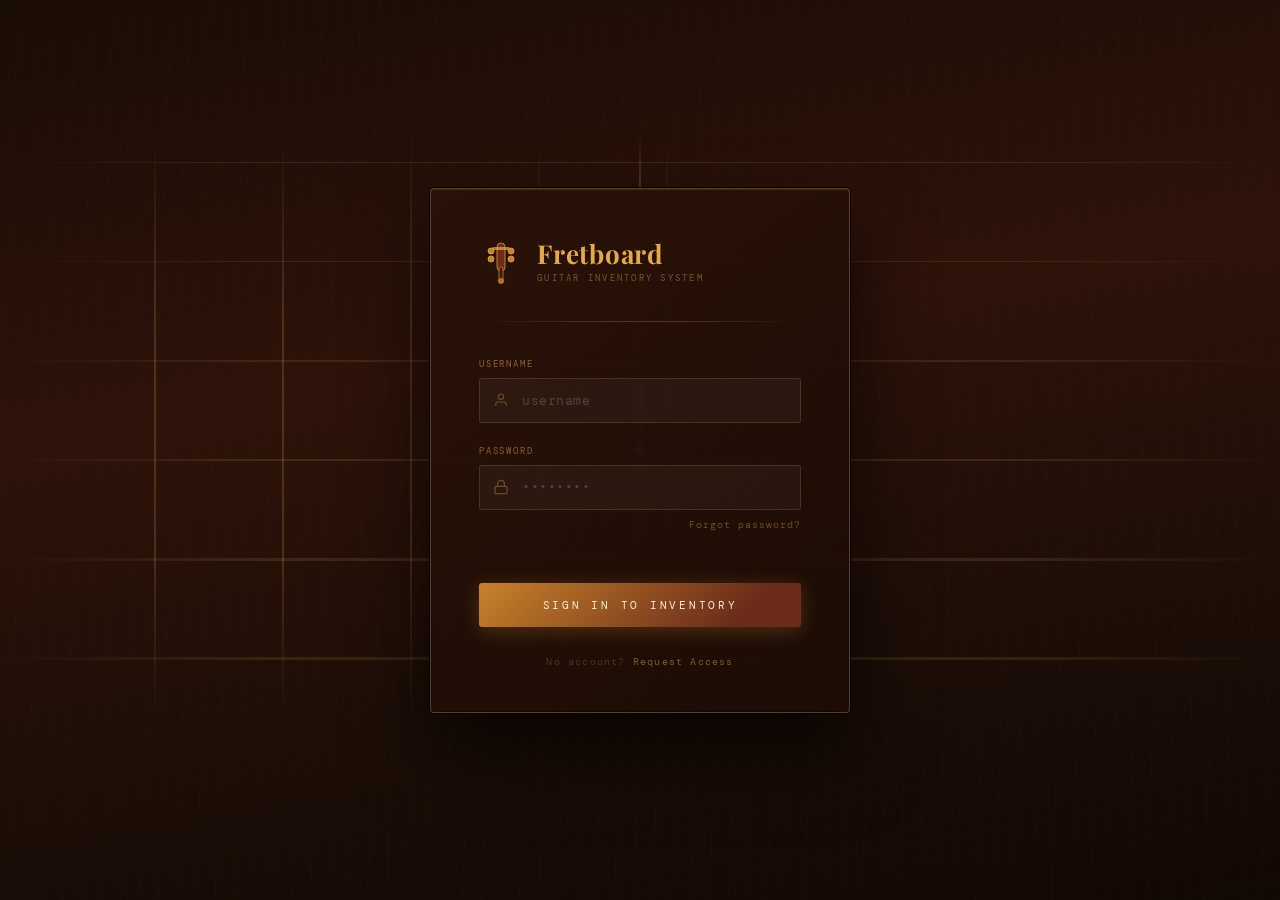
<file: index.html>
<!DOCTYPE html>
<html lang="en">
<head>
  <meta charset="UTF-8" />
  <meta name="viewport" content="width=device-width, initial-scale=1.0" />
  <title>Fretboard — Guitar Inventory</title>
  <link href="https://fonts.googleapis.com/css2?family=Playfair+Display:ital,wght@0,400;0,700;1,400&family=DM+Mono:wght@300;400;500&display=swap" rel="stylesheet" />
  <style>
    :root {
      --mahogany: #3b1a0e;
      --rosewood: #6b2d1a;
      --amber: #c8812a;
      --gold: #e4a94b;
      --cream: #f5eed8;
      --parchment: #ede0c4;
      --dark: #1a0c06;
      --string: rgba(228, 169, 75, 0.25);
    }

    *, *::before, *::after { box-sizing: border-box; margin: 0; padding: 0; }

    body {
      min-height: 100vh;
      background-color: var(--dark);
      font-family: 'DM Mono', monospace;
      display: flex;
      align-items: center;
      justify-content: center;
      overflow: hidden;
      position: relative;
    }

    /* ─── Wood grain background ─── */
    .bg {
      position: fixed;
      inset: 0;
      background:
        repeating-linear-gradient(
          92deg,
          transparent 0px, transparent 18px,
          rgba(90,40,10,0.08) 18px, rgba(90,40,10,0.08) 19px
        ),
        repeating-linear-gradient(
          88deg,
          transparent 0px, transparent 38px,
          rgba(60,20,5,0.06) 38px, rgba(60,20,5,0.06) 39px
        ),
        linear-gradient(170deg, #1a0c06 0%, #2e130a 40%, #1d0e07 70%, #120804 100%);
      z-index: 0;
    }

    /* ─── Guitar strings (horizontal) ─── */
    .strings {
      position: fixed;
      inset: 0;
      z-index: 1;
      pointer-events: none;
    }
    .string {
      position: absolute;
      left: 0; right: 0;
      height: 1px;
      background: linear-gradient(90deg, transparent 0%, var(--string) 20%, var(--string) 80%, transparent 100%);
      transform-origin: center;
    }
    .string:nth-child(1) { top: 18%; opacity: 0.6; }
    .string:nth-child(2) { top: 29%; opacity: 0.5; }
    .string:nth-child(3) { top: 40%; opacity: 0.5; height: 1.5px; }
    .string:nth-child(4) { top: 51%; opacity: 0.6; height: 2px; }
    .string:nth-child(5) { top: 62%; opacity: 0.55; height: 2.5px; }
    .string:nth-child(6) { top: 73%; opacity: 0.5; height: 3px; }

    /* ─── Fret markers ─── */
    .fret {
      position: fixed;
      top: 15%;
      bottom: 20%;
      width: 2px;
      background: linear-gradient(180deg, transparent, rgba(228,169,75,0.2) 30%, rgba(228,169,75,0.2) 70%, transparent);
      z-index: 1;
    }
    .fret:nth-child(7)  { left: 12%; }
    .fret:nth-child(8)  { left: 22%; }
    .fret:nth-child(9)  { left: 32%; }
    .fret:nth-child(10) { left: 42%; }
    .fret:nth-child(11) { left: 52%; }
    .fret:nth-child(12) { left: 62%; }
    .fret:nth-child(13) { left: 72%; }
    .fret:nth-child(14) { left: 82%; }
    .fret:nth-child(15) { left: 91%; }

    /* ─── Inlay dot ─── */
    .inlay {
      position: fixed;
      width: 10px; height: 10px;
      border-radius: 50%;
      background: radial-gradient(circle at 35% 35%, rgba(228,169,75,0.5), rgba(200,129,42,0.15));
      border: 1px solid rgba(228,169,75,0.2);
      z-index: 1;
    }
    .inlay:nth-child(16) { left: 36.5%; top: 44%; }
    .inlay:nth-child(17) { left: 56.5%; top: 44%; }
    .inlay:nth-child(18) { left: 66.5%; top: 38%; }
    .inlay:nth-child(19) { left: 66.5%; top: 50%; }

    /* ─── Card ─── */
    .card {
      position: relative;
      z-index: 10;
      width: 420px;
      background: linear-gradient(145deg, rgba(42,18,9,0.97), rgba(28,12,5,0.98));
      border: 1px solid rgba(228,169,75,0.3);
      border-radius: 4px;
      padding: 52px 48px 44px;
      box-shadow:
        0 0 0 1px rgba(0,0,0,0.8),
        0 40px 80px rgba(0,0,0,0.7),
        inset 0 1px 0 rgba(228,169,75,0.15),
        inset 0 -1px 0 rgba(0,0,0,0.4);
      animation: cardIn 0.8s cubic-bezier(0.16, 1, 0.3, 1) both;
    }

    @keyframes cardIn {
      from { opacity: 0; transform: translateY(24px) scale(0.97); }
      to   { opacity: 1; transform: translateY(0)    scale(1); }
    }

    /* ─── Header ─── */
    .logo-row {
      display: flex;
      align-items: center;
      gap: 14px;
      margin-bottom: 36px;
    }

    .logo-icon {
      width: 44px;
      height: 44px;
      flex-shrink: 0;
    }

    .brand {
      display: flex;
      flex-direction: column;
    }
    .brand-name {
      font-family: 'Playfair Display', serif;
      font-size: 26px;
      font-weight: 700;
      color: var(--gold);
      letter-spacing: 0.03em;
      line-height: 1;
    }
    .brand-sub {
      font-size: 9px;
      color: rgba(228,169,75,0.45);
      letter-spacing: 0.25em;
      text-transform: uppercase;
      margin-top: 5px;
    }

    /* ─── Divider ─── */
    .divider {
      height: 1px;
      background: linear-gradient(90deg, transparent, rgba(228,169,75,0.25) 40%, rgba(228,169,75,0.25) 60%, transparent);
      margin-bottom: 36px;
    }

    /* ─── Form ─── */
    .field {
      margin-bottom: 22px;
    }
    label {
      display: block;
      font-size: 9px;
      letter-spacing: 0.2em;
      text-transform: uppercase;
      color: rgba(228,169,75,0.55);
      margin-bottom: 8px;
    }
    .input-wrap {
      position: relative;
    }
    .input-wrap svg {
      position: absolute;
      left: 14px;
      top: 50%;
      transform: translateY(-50%);
      width: 16px;
      height: 16px;
      color: rgba(228,169,75,0.35);
      transition: color 0.2s;
    }
    input {
      width: 100%;
      padding: 13px 14px 13px 42px;
      background: rgba(255,255,255,0.04);
      border: 1px solid rgba(228,169,75,0.18);
      border-radius: 3px;
      color: var(--cream);
      font-family: 'DM Mono', monospace;
      font-size: 13px;
      outline: none;
      transition: border-color 0.2s, background 0.2s, box-shadow 0.2s;
      letter-spacing: 0.04em;
    }
    input::placeholder { color: rgba(245,238,216,0.2); }
    input:focus {
      border-color: rgba(228,169,75,0.5);
      background: rgba(255,255,255,0.07);
      box-shadow: 0 0 0 3px rgba(228,169,75,0.07);
    }
    input:focus + svg,
    .input-wrap:focus-within svg { color: rgba(228,169,75,0.7); }

    
    .input-wrap input { order: 0; }
    .input-wrap svg   { order: 1; }

    .forgot {
      display: block;
      text-align: right;
      font-size: 10px;
      letter-spacing: 0.1em;
      color: rgba(228,169,75,0.4);
      text-decoration: none;
      margin-top: 8px;
      transition: color 0.2s;
    }
    .forgot:hover { color: var(--gold); }

    /* ─── Button ─── */
    .btn {
      width: 100%;
      margin-top: 30px;
      padding: 15px;
      background: linear-gradient(135deg, var(--amber), var(--rosewood) 80%);
      border: none;
      border-radius: 3px;
      color: var(--cream);
      font-family: 'DM Mono', monospace;
      font-size: 11px;
      letter-spacing: 0.25em;
      text-transform: uppercase;
      cursor: pointer;
      position: relative;
      overflow: hidden;
      transition: opacity 0.2s, transform 0.15s;
      box-shadow: 0 4px 20px rgba(200,129,42,0.3);
    }
    .btn::before {
      content: '';
      position: absolute;
      inset: 0;
      background: linear-gradient(135deg, rgba(255,255,255,0.12), transparent);
      opacity: 0;
      transition: opacity 0.2s;
    }
    .btn:hover { opacity: 0.92; transform: translateY(-1px); }
    .btn:hover::before { opacity: 1; }
    .btn:active { transform: translateY(0); opacity: 1; }

    /* ─── Footer ─── */
    .card-footer {
      margin-top: 28px;
      text-align: center;
      font-size: 10px;
      letter-spacing: 0.12em;
      color: rgba(228,169,75,0.25);
    }
    .card-footer a {
      color: rgba(228,169,75,0.5);
      text-decoration: none;
      transition: color 0.2s;
    }
    .card-footer a:hover { color: var(--gold); }

    /* ─── String vibration on focus ─── */
    @keyframes vibrate {
      0%,100% { transform: scaleY(1); }
      20% { transform: scaleY(1.6); }
      40% { transform: scaleY(0.8); }
      60% { transform: scaleY(1.3); }
      80% { transform: scaleY(0.95); }
    }

    input:focus ~ .vibe-trigger ~ .strings .string:nth-child(3) {
      animation: vibrate 0.4s ease-out;
    }
  </style>
</head>
<body>

  <div class="bg"></div>

  <div class="strings">
    <div class="string"></div>
    <div class="string"></div>
    <div class="string"></div>
    <div class="string"></div>
    <div class="string"></div>
    <div class="string"></div>
  </div>

  <div class="fret"></div>
  <div class="fret"></div>
  <div class="fret"></div>
  <div class="fret"></div>
  <div class="fret"></div>
  <div class="fret"></div>
  <div class="fret"></div>
  <div class="fret"></div>
  <div class="fret"></div>

  <div class="inlay"></div>
  <div class="inlay"></div>
  <div class="inlay"></div>
  <div class="inlay"></div>

  <div class="card">

    <div class="logo-row">
      <!-- Guitar headstock SVG icon -->
      <svg class="logo-icon" viewBox="0 0 44 44" fill="none" xmlns="http://www.w3.org/2000/svg">
        <rect x="18" y="2" width="8" height="28" rx="4" fill="#6b2d1a" stroke="#c8812a" stroke-width="1"/>
        <rect x="20" y="26" width="4" height="16" rx="2" fill="#3b1a0e" stroke="#c8812a" stroke-width="0.8"/>
        <circle cx="22" cy="40" r="3" fill="#c8812a" opacity="0.8"/>
        <rect x="13" y="6" width="18" height="3" rx="1.5" fill="#e4a94b" opacity="0.7"/>
        <!-- Tuning pegs -->
        <circle cx="12" cy="10" r="3" fill="#c8812a" stroke="#e4a94b" stroke-width="0.8"/>
        <circle cx="32" cy="10" r="3" fill="#c8812a" stroke="#e4a94b" stroke-width="0.8"/>
        <circle cx="12" cy="18" r="3" fill="#c8812a" stroke="#e4a94b" stroke-width="0.8"/>
        <circle cx="32" cy="18" r="3" fill="#c8812a" stroke="#e4a94b" stroke-width="0.8"/>
      </svg>
      <div class="brand">
        <span class="brand-name">Fretboard</span>
        <span class="brand-sub">Guitar Inventory System</span>
      </div>
    </div>

    <div class="divider"></div>

    <form onsubmit="handleLogin(event)">
      <div class="field">
        <label for="username">Username</label>
        <div class="input-wrap">
          <input
            id="username"
            type="text"
            placeholder="username"
            autocomplete="username"
            required
          />
          <svg viewBox="0 0 24 24" fill="none" stroke="currentColor" stroke-width="1.8">
            <path d="M20 21v-2a4 4 0 0 0-4-4H8a4 4 0 0 0-4 4v2"/>
            <circle cx="12" cy="7" r="4"/>
          </svg>
        </div>
      </div>

      <div class="field">
        <label for="password">Password</label>
        <div class="input-wrap">
          <input
            id="password"
            type="password"
            placeholder="••••••••"
            autocomplete="current-password"
            required
          />
          <svg viewBox="0 0 24 24" fill="none" stroke="currentColor" stroke-width="1.8">
            <rect x="3" y="11" width="18" height="11" rx="2" ry="2"/>
            <path d="M7 11V7a5 5 0 0 1 10 0v4"/>
          </svg>
        </div>
        <a href="#" class="forgot">Forgot password?</a>
      </div>

      <button type="submit" class="btn">Sign In to Inventory</button>
    </form>

    <div class="card-footer">
      No account? <a href="#">Request Access</a>
    </div>

  </div>

  <script>
    function handleLogin(e) {
      e.preventDefault();
      const btn = e.target.querySelector('.btn');
      btn.textContent = 'Tuning in…';
      btn.style.opacity = '0.7';
      setTimeout(() => {
        btn.textContent = 'Sign In to Inventory';
        btn.style.opacity = '';
        alert('Login submitted! Connect to your backend to authenticate.');
      }, 1600);
    }

    // Subtle string shimmer on hover
    document.querySelectorAll('.string').forEach((s, i) => {
      s.addEventListener('mouseenter', () => {
        s.style.animation = 'none';
        requestAnimationFrame(() => {
          s.style.transition = 'opacity 0.3s';
          s.style.opacity = '0.9';
        });
      });
      s.addEventListener('mouseleave', () => {
        s.style.opacity = '';
      });
    });
  </script>
</body>
</html>
</file>
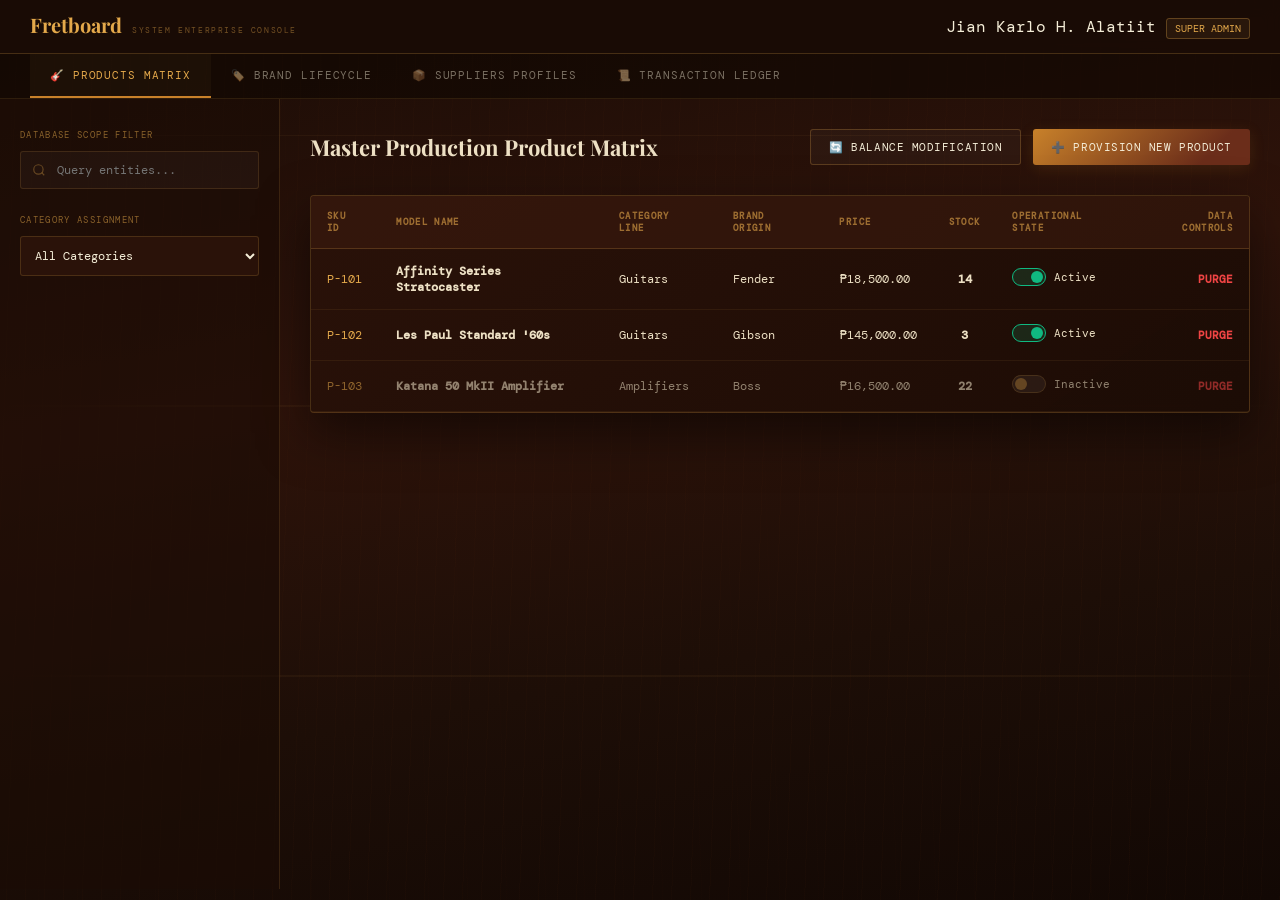
<file: main ui/dashboard.html>
<!DOCTYPE html>
<html lang="en">
<head>
  <meta charset="UTF-8" />
  <meta name="viewport" content="width=device-width, initial-scale=1.0" />
  <title>Fretboard — Enterprise Admin Console</title>
  <link href="https://fonts.googleapis.com/css2?family=Playfair+Display:ital,wght@0,400;0,700;1,400&family=DM+Mono:wght@300;400;500&display=swap" rel="stylesheet" />
  <style>
    :root {
      --mahogany: #3b1a0e;
      --rosewood: #6b2d1a;
      --amber: #c8812a;
      --gold: #e4a94b;
      --cream: #f5eed8;
      --parchment: #ede0c4;
      --dark: #1a0c06;
      --dark-card: linear-gradient(145deg, rgba(42,18,9,0.97), rgba(28,12,5,0.98));
      --string: rgba(228, 169, 75, 0.15);
      --danger: #ef4444;
      --success: #10b981;
    }

    *, *::before, *::after { box-sizing: border-box; margin: 0; padding: 0; }

    body {
      min-height: 100vh;
      background-color: var(--dark);
      font-family: 'DM Mono', monospace;
      color: var(--cream);
      overflow-x: hidden;
      display: flex;
      flex-direction: column;
    }

    /* ─── Fine Premium Wood Textured Backplane ─── */
    .bg {
      position: fixed;
      inset: 0;
      background:
        repeating-linear-gradient(92deg, transparent 0px, transparent 18px, rgba(90,40,10,0.05) 18px, rgba(90,40,10,0.05) 19px),
        repeating-linear-gradient(88deg, transparent 0px, transparent 38px, rgba(60,20,5,0.04) 38px, rgba(60,20,5,0.04) 39px),
        linear-gradient(170deg, #1a0c06 0%, #2e130a 40%, #1d0e07 70%, #120804 100%);
      z-index: -2;
    }

    .bg-strings { position: fixed; inset: 0; z-index: -1; pointer-events: none; opacity: 0.35; }
    .bg-string {
      position: absolute; left: 0; right: 0; height: 1px;
      background: linear-gradient(90deg, transparent 0%, var(--string) 15%, var(--string) 85%, transparent 100%);
    }
    .bg-string:nth-child(1) { top: 15%; }
    .bg-string:nth-child(2) { top: 45%; height: 1.5px; }
    .bg-string:nth-child(3) { top: 75%; height: 2px; }

    /* ─── Global System Layout Header ─── */
    .top-bar {
      background: rgba(26, 12, 6, 0.95);
      border-bottom: 1px solid rgba(228,169,75,0.22);
      padding: 15px 30px;
      display: flex;
      justify-content: space-between;
      align-items: center;
      position: sticky;
      top: 0;
      z-index: 50;
      backdrop-filter: blur(8px);
    }

    .logo-row { display: flex; align-items: center; gap: 12px; }
    .brand-name { font-family: 'Playfair Display', serif; font-size: 20px; font-weight: 700; color: var(--gold); line-height: 1; }
    .brand-sub { font-size: 8px; color: rgba(228,169,75,0.45); letter-spacing: 0.2em; text-transform: uppercase; margin-top: 3px; }

    .role-badge {
      background: rgba(228, 169, 75, 0.08); border: 1px solid rgba(228, 169, 75, 0.3);
      color: var(--gold); padding: 3px 8px; border-radius: 3px; font-size: 10px; text-transform: uppercase;
    }

    /* ─── Section Configuration Tabs ─── */
    .nav-tabs { display: flex; background: rgba(15, 7, 3, 0.6); border-bottom: 1px solid rgba(228,169,75,0.12); padding: 0 30px; }
    .tab-btn {
      padding: 14px 20px; background: none; border: none; border-bottom: 2px solid transparent;
      color: rgba(245,238,216,0.45); font-family: inherit; font-size: 11px; text-transform: uppercase;
      letter-spacing: 0.08em; cursor: pointer; transition: all 0.2s;
    }
    .tab-btn:hover { color: var(--gold); }
    .tab-btn.active { color: var(--gold); border-bottom-color: var(--amber); background: rgba(228,169,75,0.04); }

    /* ─── Structural Workspace Grid Splitter ─── */
    .workspace { display: grid; grid-template-columns: 280px 1fr; min-height: calc(100vh - 110px); }
    .sidebar { background: rgba(28, 12, 5, 0.6); border-right: 1px solid rgba(228,169,75,0.15); padding: 30px 20px; display: flex; flex-direction: column; gap: 25px; }
    .sidebar-section-title { font-size: 9px; letter-spacing: 0.15em; text-transform: uppercase; color: rgba(228,169,75,0.55); margin-bottom: 10px; display: block; }
    
    .search-wrap { position: relative; }
    .search-wrap svg { position: absolute; left: 12px; top: 50%; transform: translateY(-50%); width: 14px; height: 14px; color: rgba(228,169,75,0.35); }
    .search-input {
      width: 100%; padding: 10px 12px 10px 36px; background: rgba(255,255,255,0.03);
      border: 1px solid rgba(228,169,75,0.15); border-radius: 3px; color: var(--cream); font-family: inherit; font-size: 12px; outline: none;
    }

    .filter-select { width: 100%; padding: 10px; background: #2a1209; border: 1px solid rgba(228,169,75,0.18); border-radius: 3px; color: var(--cream); font-family: inherit; font-size: 12px; outline: none; }

    /* ─── Display Panels Core Viewports ─── */
    .content-canvas { padding: 30px; display: flex; flex-direction: column; gap: 30px; }
    .view-pane { display: none; flex-direction: column; gap: 30px; }
    .view-pane.active { display: flex; }

    .action-row { display: flex; justify-content: space-between; align-items: center; }
    .panel-title { font-family: 'Playfair Display', serif; font-size: 22px; color: var(--parchment); }
    .btn-group { display: flex; gap: 12px; }
    
    .btn {
      padding: 10px 18px; background: linear-gradient(135deg, var(--amber), var(--rosewood) 80%);
      border: none; border-radius: 3px; color: var(--cream); font-family: inherit; font-size: 11px;
      letter-spacing: 0.05em; text-transform: uppercase; cursor: pointer; box-shadow: 0 4px 15px rgba(200,129,42,0.15);
    }
    .btn-secondary { background: rgba(255,255,255,0.03); border: 1px solid rgba(228,169,75,0.25); box-shadow: none; }
    .btn-danger-link { background: none; border: none; color: var(--danger); font-family: inherit; font-size: 11px; cursor: pointer; text-transform: uppercase; font-weight: bold; }
    .btn-danger-link:hover { text-decoration: underline; }

    /* ─── Structural Core Table Frameworks ─── */
    .table-container { background: var(--dark-card); border: 1px solid rgba(228,169,75,0.22); border-radius: 4px; overflow: hidden; box-shadow: 0 20px 50px rgba(0,0,0,0.5); }
    table { width: 100%; border-collapse: collapse; text-align: left; font-size: 12px; }
    th { background: rgba(59, 26, 14, 0.6); padding: 14px 16px; font-size: 9px; letter-spacing: 0.15em; text-transform: uppercase; color: rgba(228,169,75,0.6); border-bottom: 1px solid rgba(228,169,75,0.2); }
    td { padding: 14px 16px; border-bottom: 1px solid rgba(228,169,75,0.08); color: var(--parchment); vertical-align: middle; }
    tr:hover td { background: rgba(228,169,75,0.02); }

    /* ─── Active Architectural Toggle Switches ─── */
    .switch-label { display: inline-flex; align-items: center; gap: 8px; cursor: pointer; font-size: 11px; user-select: none; }
    .switch-box { position: relative; width: 34px; height: 18px; background: rgba(255,255,255,0.1); border-radius: 9px; border: 1px solid rgba(228,169,75,0.3); transition: background 0.2s; }
    .switch-box::after { content: ''; position: absolute; top: 2px; left: 2px; width: 12px; height: 12px; background: rgba(228,169,75,0.6); border-radius: 50%; transition: transform 0.2s, background 0.2s; }
    input[type="checkbox"] { display: none; }
    input[type="checkbox"]:checked + .switch-box { background: rgba(16, 185, 129, 0.15); border-color: var(--success); }
    input[type="checkbox"]:checked + .switch-box::after { transform: translateX(16px); background: var(--success); }

    .badge-status { padding: 2px 6px; border-radius: 2px; font-size: 10px; text-transform: uppercase; font-weight: 500; }
    .status-instock { background: rgba(16, 185, 129, 0.12); color: var(--success); }
    .status-disabled { background: rgba(255,255,255,0.05); color: rgba(245,238,216,0.35); border: 1px dashed rgba(255,255,255,0.1); }
    .tx-in { color: var(--success); font-weight: bold; }
    .tx-out { color: var(--danger); font-weight: bold; }

    /* ─── Management Modals Base ─── */
    .modal-overlay { position: fixed; inset: 0; background: rgba(10, 5, 3, 0.85); backdrop-filter: blur(4px); z-index: 100; display: flex; align-items: center; justify-content: center; opacity: 0; pointer-events: none; transition: opacity 0.25s ease; }
    .modal-overlay.active { opacity: 1; pointer-events: auto; }
    .modal-card { width: 460px; background: linear-gradient(145deg, rgba(42,18,9,0.99), rgba(28,12,5,0.99)); border: 1px solid rgba(228,169,75,0.35); border-radius: 4px; padding: 40px; }
    .modal-header { font-family: 'Playfair Display', serif; font-size: 22px; color: var(--gold); margin-bottom: 25px; display: flex; justify-content: space-between; align-items: center; }
    .modal-close { background: none; border: none; color: rgba(228,169,75,0.5); font-size: 20px; cursor: pointer; }
    
    .form-grid { display: grid; grid-template-columns: 1fr 1fr; gap: 15px; }
    .form-field { margin-bottom: 18px; }
    .form-field.full { grid-column: span 2; }
    .form-field label { display: block; font-size: 9px; letter-spacing: 0.1em; text-transform: uppercase; color: rgba(228,169,75,0.55); margin-bottom: 6px; }
    .form-field input, .form-field select {
      width: 100%; padding: 11px; background: rgba(255,255,255,0.04); border: 1px solid rgba(228,169,75,0.18); border-radius: 3px; color: var(--cream); font-family: inherit; font-size: 13px; outline: none;
    }
  </style>
</head>
<body>

  <div class="bg"></div>
  <div class="bg-strings"><div class="bg-string"></div><div class="bg-string"></div><div class="bg-string"></div></div>

  <header class="top-bar">
    <div class="logo-row">
      <div class="brand">
        <span class="brand-name">Fretboard</span>
        <span class="brand-sub">System Enterprise Console</span>
      </div>
    </div>
    <div class="user-profile">
      <span>Jian Karlo H. Alatiit</span>
      <span class="role-badge">Super Admin</span>
    </div>
  </header>

  <nav class="nav-tabs">
    <button class="tab-btn active" onclick="switchView('products')">🎸 Products Matrix</button>
    <button class="tab-btn" onclick="switchView('brands')">🏷️ Brand Lifecycle</button>
    <button class="tab-btn" onclick="switchView('suppliers')">📦 Suppliers Profiles</button>
    <button class="tab-btn" onclick="switchView('history')">📜 Transaction Ledger</button>
  </nav>

  <div class="workspace">
    <aside class="sidebar">
      <div>
        <span class="sidebar-section-title">Database Scope Filter</span>
        <div class="search-wrap">
          <svg viewBox="0 0 24 24" fill="none" stroke="currentColor" stroke-width="2"><circle cx="11" cy="11" r="8"></circle><line x1="21" y1="21" x2="16.65" y2="16.65"></line></svg>
          <input type="text" id="globalSearch" class="search-input" placeholder="Query entities..." oninput="executeGlobalFilters()">
        </div>
      </div>
      <div>
        <span class="sidebar-section-title">Category Assignment</span>
        <select id="categorySelect" class="filter-select" onchange="executeGlobalFilters()">
          <option value="ALL">All Categories</option>
          <option value="Guitars">Guitars</option>
          <option value="Amplifiers">Amplifiers</option>
          <option value="Pedals">Pedals</option>
        </select>
      </div>
    </aside>

    <main class="content-canvas">
      
      <div id="pane-products" class="view-pane active">
        <section class="action-row">
          <h2 class="panel-title">Master Production Product Matrix</h2>
          <div class="btn-group">
            <button class="btn btn-secondary" onclick="toggleModal('adjustmentModal', true)">🔄 Balance Modification</button>
            <button class="btn" onclick="toggleModal('productModal', true)">➕ Provision New Product</button>
          </div>
        </section>
        <section class="table-container">
          <table>
            <thead>
              <tr><th>SKU ID</th><th>Model Name</th><th>Category Line</th><th>Brand Origin</th><th>Price</th><th>Stock</th><th>Operational State</th><th style="text-align:right;">Data Controls</th></tr>
            </thead>
            <tbody id="table-products"></tbody>
          </table>
        </section>
      </div>

      <div id="pane-brands" class="view-pane">
        <section class="action-row">
          <h2 class="panel-title">Brand Manufacturer Configuration Directory</h2>
          <button class="btn" onclick="toggleModal('brandModal', true)">➕ Provision Manufacturer Brand</button>
        </section>
        <section class="table-container">
          <table>
            <thead>
              <tr><th>Brand ID</th><th>Brand Designation</th><th>Equipment Type Specialty</th><th>Global Active Scope</th><th style="text-align:right;">Data Controls</th></tr>
            </thead>
            <tbody id="table-brands"></tbody>
          </table>
        </section>
      </div>

      <div id="pane-suppliers" class="view-pane">
        <section class="action-row">
          <h2 class="panel-title">Registered Business Wholesale Entities</h2>
          <button class="btn" onclick="toggleModal('supplierModal', true)">➕ Authorize Supplier Node</button>
        </section>
        <section class="table-container">
          <table>
            <thead>
              <tr><th>Supplier ID</th><th>Company Legal Entity</th><th>Contact Phone</th><th>Corporate Email</th><th style="text-align:right;">Data Controls</th></tr>
            </thead>
            <tbody id="table-suppliers"></tbody>
          </table>
        </section>
      </div>

      <div id="pane-history" class="view-pane">
        <section class="action-row">
          <h2 class="panel-title">System Transaction History Log</h2>
          <div style="display:flex; align-items:center; gap:10px;">
            <span style="font-size:11px; color:rgba(228,169,75,0.6)">Filter Ledger State:</span>
            <select id="txFilter" class="filter-select" style="width:180px;" onchange="renderHistoryRegistry()">
              <option value="ALL">Show All Ledger Entries</option>
              <option value="IN">Isolate Inbound (STOCK-IN)</option>
              <option value="OUT">Isolate Outbound (STOCK-OUT)</option>
            </select>
          </div>
        </section>
        <section class="table-container">
          <table>
            <thead>
              <tr><th>Log-ID</th><th>Target Product</th><th>Authorized User</th><th>Associated Supplier</th><th>Ledger State Direction</th><th>Unit Delta</th><th>Timestamp Logged</th></tr>
            </thead>
            <tbody id="table-history"></tbody>
          </table>
        </section>
      </div>

    </main>
  </div>

  <div id="productModal" class="modal-overlay">
    <div class="modal-card">
      <div class="modal-header"><h3>Catalog New Product Specification</h3><button class="modal-close" onclick="toggleModal('productModal', false)">&times;</button></div>
      <form onsubmit="createNewProduct(event)">
        <div class="form-grid">
          <div class="form-field full"><label>Model Name</label><input type="text" id="p-name" required></div>
          <div class="form-field"><label>Category Line</label><select id="p-cat"><option value="Guitars">Guitars</option><option value="Amplifiers">Amplifiers</option><option value="Pedals">Pedals</option></select></div>
          <div class="form-field"><label>Brand Origin</label><select id="p-brand-select"></select></div>
          <div class="form-field"><label>Retail Price (₱)</label><input type="number" id="p-price" min="0" step="0.01" required></div>
          <div class="form-field"><label>Initial Balance Stock</label><input type="number" id="p-qty" min="0" required></div>
          <div class="form-field full"><label>Fulfillment Grid Location</label><input type="text" id="p-loc" required placeholder="Rack A-1"></div>
        </div>
        <button type="submit" class="btn" style="width: 100%; margin-top: 15px;">Commit Record to Database</button>
      </form>
    </div>
  </div>

  <div id="brandModal" class="modal-overlay">
    <div class="modal-card">
      <div class="modal-header"><h3>Provision New Manufacturing Entity</h3><button class="modal-close" onclick="toggleModal('brandModal', false)">&times;</button></div>
      <form onsubmit="createNewBrand(event)">
        <div class="form-field"><label>Brand Corporate Name</label><input type="text" id="b-name" required placeholder="e.g., Ibanez"></div>
        <div class="form-field"><label>Product Specialty Type</label><input type="text" id="b-type" required placeholder="e.g., Solid-Body Electric Guitars"></div>
        <button type="submit" class="btn" style="width: 100%; margin-top: 15px;">Instantiate Brand Node</button>
      </form>
    </div>
  </div>

  <div id="supplierModal" class="modal-overlay">
    <div class="modal-card">
      <div class="modal-header"><h3>Provision New Corporate Supplier</h3><button class="modal-close" onclick="toggleModal('supplierModal', false)">&times;</button></div>
      <form onsubmit="createNewSupplier(event)">
        <div class="form-grid">
          <div class="form-field full"><label>Company Legal Designation</label><input type="text" id="s-name" required></div>
          <div class="form-field"><label>Contact Telephone</label><input type="text" id="s-phone" required></div>
          <div class="form-field"><label>Corporate Endpoint Email</label><input type="email" id="s-email" required></div>
        </div>
        <button type="submit" class="btn" style="width: 100%; margin-top: 15px;">Authorize Supplier Profile</button>
      </form>
    </div>
  </div>

  <div id="adjustmentModal" class="modal-overlay">
    <div class="modal-card">
      <div class="modal-header"><h3>Execute Stock Balance Entry</h3><button class="modal-close" onclick="toggleModal('adjustmentModal', false)">&times;</button></div>
      <form onsubmit="executeAdjustment(event)">
        <div class="form-field"><label>Target Asset Record</label><select id="adj-product"></select></div>
        <div class="form-grid">
          <div class="form-field"><label>Delta Direct State</label><select id="adj-type"><option value="IN">STOCK-IN (Inbound Supply)</option><option value="OUT">STOCK-OUT (Outbound Disbursal)</option></select></div>
          <div class="form-field"><label>Units Volume</label><input type="number" id="adj-qty" min="1" required value="1"></div>
          <div class="form-field full"><label>Sourced Vendor Entity</label><select id="adj-supplier"></select></div>
        </div>
        <button type="submit" class="btn" style="width: 100%; margin-top: 15px;">Commit Log Entry & Modify Balances</button>
      </form>
    </div>
  </div>

  <script>
    // State Architecture Mapped to Document Structural Definitions
    let tableProducts = [
      { id: 101, name: "Affinity Series Stratocaster", category: "Guitars", brand: "Fender", price: 18500.00, qty: 14, location: "Rack A-1", isActive: true },
      { id: 102, name: "Les Paul Standard '60s", category: "Guitars", brand: "Gibson", price: 145000.00, qty: 3, location: "Vault Display", isActive: true },
      { id: 103, name: "Katana 50 MkII Amplifier", category: "Amplifiers", brand: "Boss", price: 16500.00, qty: 22, location: "Row B-2", isActive: false }
    ];

    let tableBrands = [
      { id: 301, name: "Fender", type: "Guitars & Amps", isActive: true },
      { id: 302, name: "Gibson", type: "Premium Electric Guitars", isActive: true },
      { id: 303, name: "Boss", type: "Effects Pedals & Solid-State Amps", isActive: true }
    ];

    let tableSuppliers = [
      { id: 501, name: "Yupangco Music Corp", phone: "0288911161", email: "info@yupangco.com" },
      { id: 502, name: "JB Music Philippines", phone: "0284260341", email: "b2b@jbmusic.com.ph" }
    ];

    let tableHistory = [
      { txId: 9001, productName: "Katana 50 MkII Amplifier", user: "Admin (Karlo)", supplier: "Yupangco Music Corp", type: "IN", quantity: 10, date: "2026-06-02 14:22" },
      { txId: 9002, productName: "Affinity Series Stratocaster", user: "Staff (Lacao)", supplier: "N/A (Customer)", type: "OUT", quantity: 1, date: "2026-06-04 09:10" }
    ];

    document.addEventListener("DOMContentLoaded", () => {
      refreshInterfaceViews();
    });

    function switchView(viewName) {
      document.querySelectorAll('.tab-btn').forEach(b => b.classList.remove('active'));
      document.querySelectorAll('.view-pane').forEach(p => p.classList.remove('active'));
      event.target.classList.add('active');
      document.getElementById(`pane-${viewName}`).classList.add('active');
    }

    function toggleModal(id, open) {
      const modal = document.getElementById(id);
      if(open) {
        modal.classList.add('active');
        if(id === 'adjustmentModal') setupAdjustmentDropdowns();
        if(id === 'productModal') populateBrandDropdownMenu();
      } else {
        modal.classList.remove('active');
      }
    }

    function setupAdjustmentDropdowns() {
      // Filter out products whose brand is inactive to prevent transactions on discontinued brands
      const availableProducts = tableProducts.filter(p => {
        const parentBrand = tableBrands.find(b => b.name === p.brand);
        return parentBrand ? parentBrand.isActive : true;
      });

      document.getElementById('adj-product').innerHTML = availableProducts.map(p => `<option value="${p.id}">${p.brand} — ${p.name} (${p.qty} units available)</option>`).join('');
      document.getElementById('adj-supplier').innerHTML = `<option value="0">Retail Customer Disbursal (No Supplier Link)</option>` + tableSuppliers.map(s => `<option value="${s.id}">${s.name}</option>`).join('');
    }

    function populateBrandDropdownMenu() {
      // Dynamic rendering ensures you can only select active brands when declaring new items
      const activeBrands = tableBrands.filter(b => b.isActive);
      document.getElementById('p-brand-select').innerHTML = activeBrands.map(b => `<option value="${b.name}">${b.name}</option>`).join('');
    }

    /* ─── Global State Rendering Pipelines ─── */
    function refreshInterfaceViews() {
      renderProductsRegistry();
      renderBrandsRegistry();
      renderSuppliersRegistry();
      renderHistoryRegistry();
    }

    // Feature 2: Product Availability Render & Feature 4: Delete Node helper
    function renderProductsRegistry(records = tableProducts) {
      const body = document.getElementById('table-products');
      body.innerHTML = records.map(p => `
        <tr style="${!p.isActive ? 'opacity: 0.55;' : ''}">
          <td style="color:var(--gold)">P-${p.id}</td>
          <td><b>${p.name}</b></td>
          <td>${p.category}</td>
          <td>${p.brand}</td>
          <td>₱${p.price.toLocaleString(undefined, {minimumFractionDigits: 2})}</td>
          <td style="text-align:center; font-weight:bold;">${p.qty}</td>
          <td>
            <label class="switch-label">
              <input type="checkbox" ${p.isActive ? 'checked' : ''} onchange="toggleProductAvailability(${p.id}, this.checked)">
              <div class="switch-box"></div>
              <span>${p.isActive ? 'Active' : 'Inactive'}</span>
            </label>
          </td>
          <td style="text-align:right;"><button class="btn-danger-link" onclick="deleteProductRecord(${p.id})">Purge</button></td>
        </tr>
      `).join('');
    }

    // Feature 3: Brand Management System Lifecycle Switch
    function renderBrandsRegistry() {
      const body = document.getElementById('table-brands');
      body.innerHTML = tableBrands.map(b => `
        <tr style="${!b.isActive ? 'opacity: 0.55;' : ''}">
          <td style="color:var(--gold)">B-${b.id}</td>
          <td><b>${b.name}</b></td>
          <td>${b.type}</td>
          <td>
            <label class="switch-label">
              <input type="checkbox" ${b.isActive ? 'checked' : ''} onchange="toggleBrandLifecycle(${b.id}, this.checked)">
              <div class="switch-box"></div>
              <span>${b.isActive ? 'Deployed' : 'Decommissioned'}</span>
            </label>
          </td>
          <td style="text-align:right;"><button class="btn-danger-link" onclick="deleteBrandRecord(${b.id})">Purge</button></td>
        </tr>
      `).join('');
    }

    function renderSuppliersRegistry() {
      const body = document.getElementById('table-suppliers');
      body.innerHTML = tableSuppliers.map(s => `
        <tr>
          <td>S-${s.id}</td>
          <td><b>${s.name}</b></td>
          <td>${s.phone}</td>
          <td>${s.email}</td>
          <td style="text-align:right;"><button class="btn-danger-link" onclick="deleteSupplierRecord(${s.id})">Purge</button></td>
        </tr>
      `).join('');
    }

    // Feature 1: Status filtering: Stock-ins and outs processing logic
    function renderHistoryRegistry() {
      const body = document.getElementById('table-history');
      const filterMode = document.getElementById('txFilter').value;

      const itemsToRender = tableHistory.filter(h => {
        if(filterMode === "ALL") return true;
        return h.type === filterMode;
      });

      if(itemsToRender.length === 0) {
        body.innerHTML = `<tr><td colspan="7" style="text-align:center; color:rgba(228,169,75,0.4); padding:30px;">No transaction entries matches selected ledger parameters.</td></tr>`;
        return;
      }

      body.innerHTML = itemsToRender.map(h => `
        <tr>
          <td>TX-${h.txId}</td>
          <td>${h.productName}</td>
          <td>${h.user}</td>
          <td style="color:rgba(245,238,216,0.6)">${h.supplier}</td>
          <td><span class="${h.type === 'IN' ? 'tx-in' : 'tx-out'}">${h.type === 'IN' ? '📈 INBOUND' : '📉 OUTBOUND'}</span></td>
          <td><b>${h.quantity}</b></td>
          <td style="color:rgba(245,238,216,0.4); font-size:11px;">${h.date}</td>
        </tr>
      `).join('');
    }

    /* ─── State Management Mutation Nodes ─── */
    function toggleProductAvailability(id, isChecked) {
      const prod = tableProducts.find(p => p.id === id);
      if(prod) {
        prod.isActive = isChecked;
        refreshInterfaceViews();
      }
    }

    function toggleBrandLifecycle(id, isChecked) {
      const brand = tableBrands.find(b => b.id === id);
      if(brand) {
        brand.isActive = isChecked;
        // Cascading control rules: If a brand is marked inactive, immediately turn down all products cataloged under it
        if(!isChecked) {
          tableProducts.forEach(p => {
            if(p.brand === brand.name) p.isActive = false;
          });
        }
        refreshInterfaceViews();
      }
    }

    /* Feature 4: Safe Explicit Deletion Operations Cascade Routines */
    function deleteProductRecord(id) {
      if(confirm("CRITICAL WARNING:\n\nYou are about to permanently clear this product spec file from memory. This change cannot be undone. Proceed?")) {
        tableProducts = tableProducts.filter(p => p.id !== id);
        refreshInterfaceViews();
      }
    }

    function deleteBrandRecord(id) {
      const brand = tableBrands.find(b => b.id === id);
      if(!brand) return;

      const dependencyCheck = tableProducts.some(p => p.brand === brand.name);
      if(dependencyCheck) {
        alert("Operation Blocked: Cannot delete brand entry while active catalog product specifications depend on its string namespace definition.");
        return;
      }

      if(confirm(`Confirm deletion of manufacturer parameter: ${brand.name}?`)) {
        tableBrands = tableBrands.filter(b => b.id !== id);
        refreshInterfaceViews();
      }
    }

    function deleteSupplierRecord(id) {
      if(confirm("Confirm removal of this authorized supplier profile? This action breaks history lookups referencing this entity.")) {
        tableSuppliers = tableSuppliers.filter(s => s.id !== id);
        refreshInterfaceViews();
      }
    }

    /* ─── Data Entry Submission Pipeline Nodes ─── */
    function createNewProduct(e) {
      e.preventDefault();
      tableProducts.push({
        id: tableProducts.length ? Math.max(...tableProducts.map(p => p.id)) + 1 : 101,
        name: document.getElementById('p-name').value,
        category: document.getElementById('p-cat').value,
        brand: document.getElementById('p-brand-select').value,
        price: parseFloat(document.getElementById('p-price').value),
        qty: parseInt(document.getElementById('p-qty').value),
        location: document.getElementById('p-loc').value,
        isActive: true
      });
      e.target.reset();
      toggleModal('productModal', false);
      refreshInterfaceViews();
    }

    function createNewBrand(e) {
      e.preventDefault();
      tableBrands.push({
        id: tableBrands.length ? Math.max(...tableBrands.map(b => b.id)) + 1 : 301,
        name: document.getElementById('b-name').value,
        type: document.getElementById('b-type').value,
        isActive: true
      });
      e.target.reset();
      toggleModal('brandModal', false);
      refreshInterfaceViews();
    }

    function createNewSupplier(e) {
      e.preventDefault();
      tableSuppliers.push({
        id: tableSuppliers.length ? Math.max(...tableSuppliers.map(s => s.id)) + 1 : 501,
        name: document.getElementById('s-name').value,
        phone: document.getElementById('s-phone').value,
        email: document.getElementById('s-email').value
      });
      e.target.reset();
      toggleModal('supplierModal', false);
      refreshInterfaceViews();
    }

    function executeAdjustment(e) {
      e.preventDefault();
      const pId = parseInt(document.getElementById('adj-product').value);
      const sId = parseInt(document.getElementById('adj-supplier').value);
      const type = document.getElementById('adj-type').value;
      const val = parseInt(document.getElementById('adj-qty').value);

      const prod = tableProducts.find(p => p.id === pId);
      const vendor = tableSuppliers.find(s => s.id === sId);

      if(type === "OUT" && prod.qty < val) {
        alert("Operation Aborted: Insufficient stock assets available to perform specified balance disbursal.");
        return;
      }

      prod.qty += (type === "IN" ? val : -val);

      tableHistory.unshift({
        txId: tableHistory.length ? Math.max(...tableHistory.map(h => h.txId)) + 1 : 9001,
        productName: prod.name,
        user: "Admin (Karlo)",
        supplier: vendor ? vendor.name : "N/A (Retail Terminal Outbound Sale)",
        type: type,
        quantity: val,
        date: new Date().toISOString().replace('T', ' ').substring(0, 16)
      });

      e.target.reset();
      toggleModal('adjustmentModal', false);
      refreshInterfaceViews();
    }

    function executeGlobalFilters() {
      const search = document.getElementById('globalSearch').value.toLowerCase();
      const category = document.getElementById('categorySelect').value;

      const filtered = tableProducts.filter(p => {
        const textMatch = p.name.toLowerCase().includes(search) || p.brand.toLowerCase().includes(search);
        const catMatch = category === "ALL" || p.category === category;
        return textMatch && catMatch;
      });

      renderProductsRegistry(filtered);
    }
  </script>
</body>
</html>
</file>
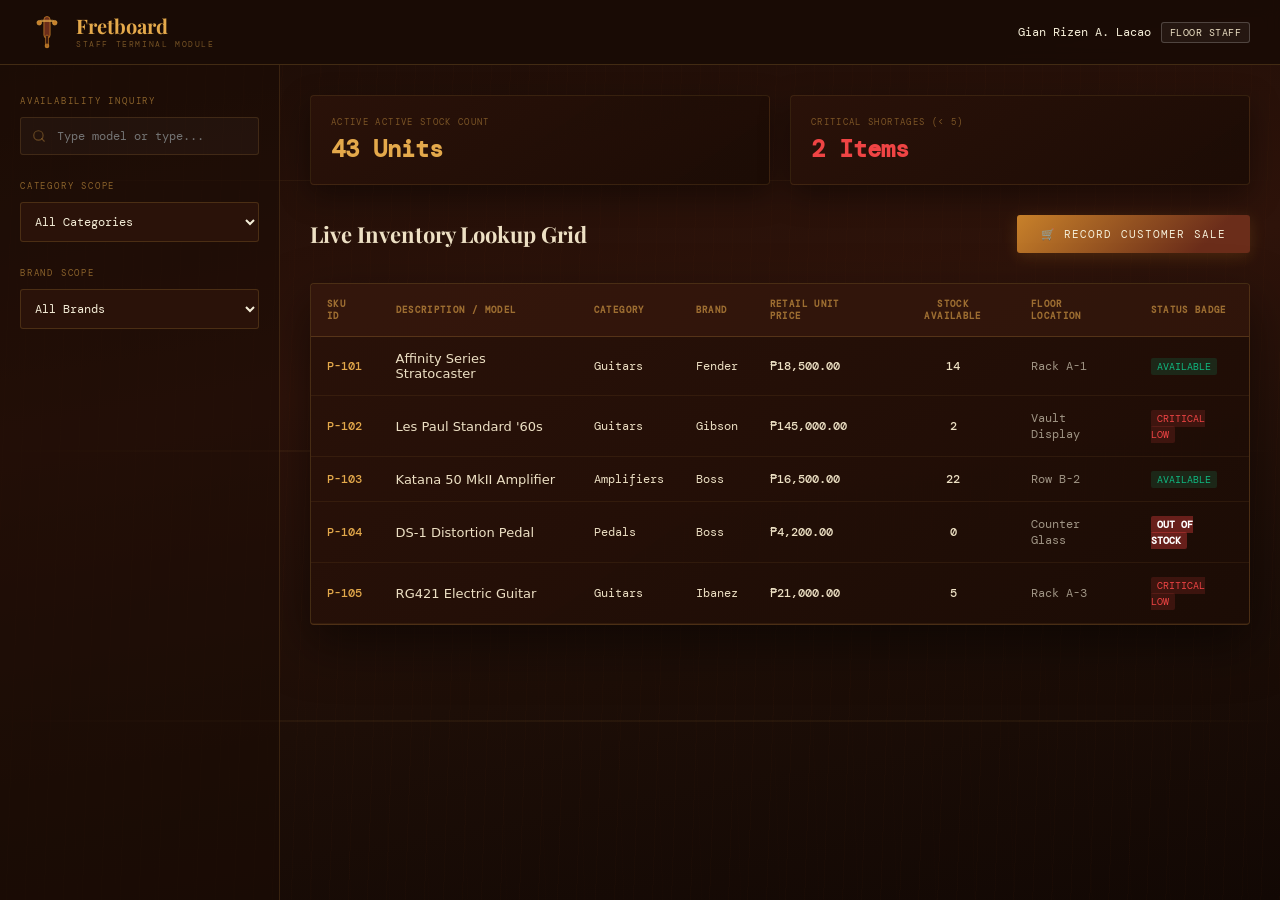
<file: main ui/staff-terminal.html>
<!DOCTYPE html>
<html lang="en">
<head>
  <meta charset="UTF-8" />
  <meta name="viewport" content="width=device-width, initial-scale=1.0" />
  <title>Fretboard — Staff Terminal Workspace</title>
  <link href="https://fonts.googleapis.com/css2?family=Playfair+Display:ital,wght@0,400;0,700;1,400&family=DM+Mono:wght@300;400;500&display=swap" rel="stylesheet" />
  <style>
    :root {
      --mahogany: #3b1a0e;
      --rosewood: #6b2d1a;
      --amber: #c8812a;
      --gold: #e4a94b;
      --cream: #f5eed8;
      --parchment: #ede0c4;
      --dark: #1a0c06;
      --dark-card: linear-gradient(145deg, rgba(42,18,9,0.97), rgba(28,12,5,0.98));
      --string: rgba(228, 169, 75, 0.15);
      --danger: #ef4444;
      --success: #10b981;
    }

    *, *::before, *::after { box-sizing: border-box; margin: 0; padding: 0; }

    body {
      min-height: 100vh;
      background-color: var(--dark);
      font-family: 'DM Mono', monospace;
      color: var(--cream);
      overflow-x: hidden;
      display: flex;
      flex-direction: column;
    }

    /* ─── Ambient Wood Grain Backing ─── */
    .bg {
      position: fixed;
      inset: 0;
      background:
        repeating-linear-gradient(
          92deg,
          transparent 0px, transparent 18px,
          rgba(90,40,10,0.05) 18px, rgba(90,40,10,0.05) 19px
        ),
        repeating-linear-gradient(
          88deg,
          transparent 0px, transparent 38px,
          rgba(60,20,5,0.04) 38px, rgba(60,20,5,0.04) 39px
        ),
        linear-gradient(170deg, #1a0c06 0%, #2e130a 40%, #1d0e07 70%, #120804 100%);
      z-index: -2;
    }

    /* ─── Ambient Fret Strings ─── */
    .bg-strings {
      position: fixed;
      inset: 0;
      z-index: -1;
      pointer-events: none;
      opacity: 0.4;
    }
    .bg-string {
      position: absolute;
      left: 0; right: 0; height: 1px;
      background: linear-gradient(90deg, transparent 0%, var(--string) 15%, var(--string) 85%, transparent 100%);
    }
    .bg-string:nth-child(1) { top: 20%; }
    .bg-string:nth-child(2) { top: 50%; height: 1.5px; }
    .bg-string:nth-child(3) { top: 80%; height: 2px; }

    /* ─── Restricted Top Bar Navigation ─── */
    .top-bar {
      background: rgba(26, 12, 6, 0.95);
      border-bottom: 1px solid rgba(228,169,75,0.2);
      padding: 15px 30px;
      display: flex;
      justify-content: space-between;
      align-items: center;
      position: sticky;
      top: 0;
      z-index: 50;
      backdrop-filter: blur(8px);
    }

    .logo-row {
      display: flex;
      align-items: center;
      gap: 12px;
    }
    .logo-icon { width: 34px; height: 34px; }
    .brand { display: flex; flex-direction: column; }
    .brand-name {
      font-family: 'Playfair Display', serif;
      font-size: 20px;
      font-weight: 700;
      color: var(--gold);
      line-height: 1;
    }
    .brand-sub {
      font-size: 8px;
      color: rgba(228,169,75,0.45);
      letter-spacing: 0.2em;
      text-transform: uppercase;
      margin-top: 3px;
    }

    .user-profile {
      display: flex;
      align-items: center;
      gap: 10px;
      font-size: 12px;
    }
    .role-badge {
      background: rgba(255, 255, 255, 0.05);
      border: 1px solid rgba(255, 255, 255, 0.2);
      color: var(--parchment);
      padding: 3px 8px;
      border-radius: 3px;
      font-size: 10px;
      text-transform: uppercase;
      letter-spacing: 0.05em;
    }

    /* ─── Grid Workspace Core ─── */
    .workspace {
      flex: 1;
      display: grid;
      grid-template-columns: 280px 1fr;
      min-height: calc(100vh - 65px);
    }

    /* ─── Sidebar Filtering Nodes ─── */
    .sidebar {
      background: rgba(28, 12, 5, 0.6);
      border-right: 1px solid rgba(228,169,75,0.15);
      padding: 30px 20px;
      display: flex;
      flex-direction: column;
      gap: 25px;
    }

    .sidebar-section-title {
      font-size: 9px;
      letter-spacing: 0.2em;
      text-transform: uppercase;
      color: rgba(228,169,75,0.55);
      margin-bottom: 10px;
      display: block;
    }

    .search-wrap { position: relative; }
    .search-wrap svg {
      position: absolute;
      left: 12px; top: 50%;
      transform: translateY(-50%);
      width: 14px; height: 14px;
      color: rgba(228,169,75,0.35);
    }
    .search-input {
      width: 100%;
      padding: 10px 12px 10px 36px;
      background: rgba(255,255,255,0.03);
      border: 1px solid rgba(228,169,75,0.15);
      border-radius: 3px;
      color: var(--cream);
      font-family: inherit;
      font-size: 12px;
      outline: none;
    }
    .search-input:focus {
      border-color: rgba(228,169,75,0.4);
      background: rgba(255,255,255,0.06);
    }

    .filter-select {
      width: 100%;
      padding: 10px;
      background: #2a1209;
      border: 1px solid rgba(228,169,75,0.18);
      border-radius: 3px;
      color: var(--cream);
      font-family: inherit;
      font-size: 12px;
      outline: none;
      cursor: pointer;
    }

    /* ─── Canvas Subsystems ─── */
    .content-canvas {
      padding: 30px;
      display: flex;
      flex-direction: column;
      gap: 30px;
      overflow-y: auto;
    }

    /* Floor Staff Informational Metrics */
    .metrics-row {
      display: grid;
      grid-template-columns: repeat(auto-fit, minmax(240px, 1fr));
      gap: 20px;
    }
    .metric-card {
      background: var(--dark-card);
      border: 1px solid rgba(228,169,75,0.12);
      border-radius: 4px;
      padding: 20px;
      box-shadow: 0 10px 30px rgba(0,0,0,0.4);
    }
    .metric-label {
      font-size: 9px;
      text-transform: uppercase;
      letter-spacing: 0.15em;
      color: rgba(228,169,75,0.45);
    }
    .metric-val {
      font-size: 24px;
      font-weight: 700;
      color: var(--gold);
      margin-top: 5px;
    }

    /* Clean Staff Action Headers */
    .action-row {
      display: flex;
      justify-content: space-between;
      align-items: center;
    }
    .panel-title {
      font-family: 'Playfair Display', serif;
      font-size: 22px;
      color: var(--parchment);
    }
    .btn {
      padding: 12px 24px;
      background: linear-gradient(135deg, var(--amber), var(--rosewood) 80%);
      border: none;
      border-radius: 3px;
      color: var(--cream);
      font-family: inherit;
      font-size: 11px;
      letter-spacing: 0.1em;
      text-transform: uppercase;
      cursor: pointer;
      transition: all 0.2s;
      box-shadow: 0 4px 15px rgba(200,129,42,0.2);
    }
    .btn:hover { transform: translateY(-1px); opacity: 0.95; }

    /* Main Inquiry Stock Matrix Sheet */
    .table-container {
      background: var(--dark-card);
      border: 1px solid rgba(228,169,75,0.2);
      border-radius: 4px;
      overflow: hidden;
      box-shadow: 0 20px 50px rgba(0,0,0,0.5);
    }
    table {
      width: 100%;
      border-collapse: collapse;
      text-align: left;
      font-size: 12px;
    }
    th {
      background: rgba(59, 26, 14, 0.6);
      padding: 14px 16px;
      font-size: 9px;
      letter-spacing: 0.15em;
      text-transform: uppercase;
      color: rgba(228,169,75,0.6);
      border-bottom: 1px solid rgba(228,169,75,0.2);
    }
    td {
      padding: 14px 16px;
      border-bottom: 1px solid rgba(228,169,75,0.08);
      color: var(--parchment);
    }
    tr:hover td {
      background: rgba(228,169,75,0.03);
    }

    .badge-status {
      padding: 2px 6px;
      border-radius: 2px;
      font-size: 10px;
      text-transform: uppercase;
    }
    .status-instock { background: rgba(16, 185, 129, 0.15); color: var(--success); }
    .status-low { background: rgba(239, 68, 68, 0.15); color: var(--danger); }
    .status-out { background: rgba(239, 68, 68, 0.35); color: #ffffff; font-weight: bold;}

    /* ─── Modular Sales Interface Overlay ─── */
    .modal-overlay {
      position: fixed;
      inset: 0;
      background: rgba(10, 5, 3, 0.85);
      backdrop-filter: blur(4px);
      z-index: 100;
      display: flex;
      align-items: center;
      justify-content: center;
      opacity: 0;
      pointer-events: none;
      transition: opacity 0.3s ease;
    }
    .modal-overlay.active {
      opacity: 1;
      pointer-events: auto;
    }
    .modal-card {
      width: 440px;
      background: linear-gradient(145deg, rgba(42,18,9,0.99), rgba(28,12,5,0.99));
      border: 1px solid rgba(228,169,75,0.35);
      border-radius: 4px;
      padding: 40px;
      box-shadow: 0 30px 70px rgba(0,0,0,0.8);
      transform: translateY(15px);
      transition: transform 0.3s ease;
    }
    .modal-overlay.active .modal-card { transform: translateY(0); }
    .modal-header {
      font-family: 'Playfair Display', serif;
      font-size: 22px;
      color: var(--gold);
      margin-bottom: 25px;
      display: flex;
      justify-content: space-between;
      align-items: center;
    }
    .modal-close {
      background: none; border: none; color: rgba(228,169,75,0.5);
      font-size: 20px; cursor: pointer;
    }

    .form-field { margin-bottom: 18px; }
    .form-field label {
      display: block; font-size: 9px; letter-spacing: 0.15em;
      text-transform: uppercase; color: rgba(228,169,75,0.55);
      margin-bottom: 6px;
    }
    .form-field input, .form-field select {
      width: 100%; padding: 11px;
      background: rgba(255,255,255,0.04);
      border: 1px solid rgba(228,169,75,0.18);
      border-radius: 3px; color: var(--cream);
      font-family: inherit; font-size: 13px; outline: none;
    }
    .form-field input:focus, .form-field select:focus {
      border-color: var(--gold); background: rgba(255,255,255,0.07);
    }
  </style>
</head>
<body>

  <div class="bg"></div>
  <div class="bg-strings">
    <div class="bg-string"></div>
    <div class="bg-string"></div>
    <div class="bg-string"></div>
  </div>

  <header class="top-bar">
    <div class="logo-row">
      <svg class="logo-icon" viewBox="0 0 44 44" fill="none" xmlns="http://www.w3.org/2000/svg">
        <rect x="18" y="2" width="8" height="28" rx="4" fill="#6b2d1a" stroke="#c8812a" stroke-width="1"/>
        <rect x="20" y="26" width="4" height="16" rx="2" fill="#3b1a0e" stroke="#c8812a" stroke-width="0.8"/>
        <circle cx="22" cy="40" r="3" fill="#c8812a" opacity="0.8"/>
        <rect x="13" y="6" width="18" height="3" rx="1.5" fill="#e4a94b" opacity="0.7"/>
        <circle cx="12" cy="10" r="3" fill="#c8812a" stroke="#e4a94b" stroke-width="0.8"/>
        <circle cx="32" cy="10" r="3" fill="#c8812a" stroke="#e4a94b" stroke-width="0.8"/>
      </svg>
      <div class="brand">
        <span class="brand-name">Fretboard</span>
        <span class="brand-sub">Staff Terminal Module</span>
      </div>
    </div>
    <div class="user-profile">
      <span>Gian Rizen A. Lacao</span>
      <span class="role-badge">Floor Staff</span>
    </div>
  </header>

  <div class="workspace">
    
    <aside class="sidebar">
      <div>
        <span class="sidebar-section-title">Availability Inquiry</span>
        <div class="search-wrap">
          <svg viewBox="0 0 24 24" fill="none" stroke="currentColor" stroke-width="2" stroke-linecap="round" stroke-linejoin="round"><circle cx="11" cy="11" r="8"></circle><line x1="21" y1="21" x2="16.65" y2="16.65"></line></svg>
          <input type="text" id="searchBar" class="search-input" placeholder="Type model or type..." oninput="filterRegistry()">
        </div>
      </div>

      <div>
        <span class="sidebar-section-title">Category Scope</span>
        <select id="categoryFilter" class="filter-select" onchange="filterRegistry()">
          <option value="ALL">All Categories</option>
          <option value="Guitars">Guitars</option>
          <option value="Amplifiers">Amplifiers</option>
          <option value="Pedals">Pedals & FX</option>
          <option value="Accessories">Accessories</option>
        </select>
      </div>

      <div>
        <span class="sidebar-section-title">Brand Scope</span>
        <select id="brandFilter" class="filter-select" onchange="filterRegistry()">
          <option value="ALL">All Brands</option>
          <option value="Fender">Fender</option>
          <option value="Gibson">Gibson</option>
          <option value="Ibanez">Ibanez</option>
          <option value="Boss">Boss</option>
        </select>
      </div>
    </aside>

    <main class="content-canvas">
      
      <section class="metrics-row">
        <div class="metric-card">
          <div class="metric-label">Active Active Stock Count</div>
          <div class="metric-val" id="metricFloorTotal">0 Units</div>
        </div>
        <div class="metric-card">
          <div class="metric-label">Critical Shortages (&lt; 5)</div>
          <div class="metric-val" id="metricFloorLow" style="color: var(--danger);">0 Items</div>
        </div>
      </section>

      <section class="action-row">
        <h2 class="panel-title">Live Inventory Lookup Grid</h2>
        <button class="btn" onclick="toggleModal('saleModal', true)">🛒 Record Customer Sale</button>
      </section>

      <section class="table-container">
        <table>
          <thead>
            <tr>
              <th>SKU ID</th>
              <th>Description / Model</th>
              <th>Category</th>
              <th>Brand</th>
              <th>Retail Unit Price</th>
              <th style="text-align: center;">Stock Available</th>
              <th>Floor Location</th>
              <th>Status Badge</th>
            </tr>
          </thead>
          <tbody id="staffTableBody">
            </tbody>
        </table>
      </section>
    </main>
  </div>

  <div id="saleModal" class="modal-overlay">
    <div class="modal-card">
      <div class="modal-header">
        <h3>Customer Receipt Checkout</h3>
        <button class="modal-close" onclick="toggleModal('saleModal', false)">&times;</button>
      </div>
      <form onsubmit="handleStaffSale(event)">
        <div class="form-field">
          <label>Select Item Redeemed</label>
          <select id="saleItemTarget">
            </select>
        </div>
        <div class="form-field">
          <label>Quantity Disbursed</label>
          <input type="number" id="saleQty" min="1" value="1" required />
        </div>
        <button type="submit" class="btn" style="width: 100%; margin-top: 15px;">Deduct & Print Receipt</button>
      </form>
    </div>
  </div>

  <script>
    // Shared structural dataset representation
    let dbProducts = [
      { id: 101, name: "Affinity Series Stratocaster", category: "Guitars", brand: "Fender", price: 18500.00, qty: 14, location: "Rack A-1" },
      { id: 102, name: "Les Paul Standard '60s", category: "Guitars", brand: "Gibson", price: 145000.00, qty: 2, location: "Vault Display" },
      { id: 103, name: "Katana 50 MkII Amplifier", category: "Amplifiers", brand: "Boss", price: 16500.00, qty: 22, location: "Row B-2" },
      { id: 104, name: "DS-1 Distortion Pedal", category: "Pedals", brand: "Boss", price: 4200.00, qty: 0, location: "Counter Glass" },
      { id: 105, name: "RG421 Electric Guitar", category: "Guitars", brand: "Ibanez", price: 21000.00, qty: 5, location: "Rack A-3" }
    ];

    document.addEventListener("DOMContentLoaded", () => {
      renderStaffRegistry();
    });

    function toggleModal(modalId, visible) {
      const modal = document.getElementById(modalId);
      if (visible) {
        modal.classList.add('active');
        populateSaleDropdown();
      } else {
        modal.classList.remove('active');
      }
    }

    function populateSaleDropdown() {
      const select = document.getElementById("saleItemTarget");
      // Only display items that actually have physical units available for selection
      select.innerHTML = dbProducts
        .filter(p => p.qty > 0)
        .map(p => `<option value="${p.id}">${p.brand} — ${p.name} (₱${p.price.toLocaleString()} | ${p.qty} available)</option>`)
        .join("");
    }

    function renderStaffRegistry(filtered = dbProducts) {
      const tbody = document.getElementById("staffTableBody");
      
      if(filtered.length === 0) {
        tbody.innerHTML = `<tr><td colspan="8" style="text-align: center; color: rgba(228,169,75,0.4);">No items match active structural filters.</td></tr>`;
        return;
      }

      tbody.innerHTML = filtered.map(p => {
        let structuralBadge = "status-instock";
        let statusLabel = "Available";

        if (p.qty === 0) {
          structuralBadge = "status-out";
          statusLabel = "Out of Stock";
        } else if (p.qty <= 5) {
          structuralBadge = "status-low";
          statusLabel = "Critical Low";
        }

        return `
          <tr>
            <td style="color: var(--gold); font-weight: 500;">P-${p.id}</td>
            <td style="font-family: system-ui, sans-serif; font-weight: 500; font-size:13px;">${p.name}</td>
            <td>${p.category}</td>
            <td>${p.brand}</td>
            <td style="font-weight: 500;">₱${p.price.toLocaleString(undefined, {minimumFractionDigits: 2})}</td>
            <td style="font-weight: 500; text-align: center;">${p.qty}</td>
            <td style="color: rgba(245,238,216,0.6);">${p.location}</td>
            <td><span class="badge-status ${structuralBadge}">${statusLabel}</span></td>
          </tr>
        `;
      }).join("");

      // Update aggregate informational data indicators
      document.getElementById("metricFloorTotal").textContent = `${dbProducts.reduce((acc, curr) => acc + curr.qty, 0)} Units`;
      document.getElementById("metricFloorLow").textContent = `${dbProducts.filter(i => i.qty <= 5 && i.qty > 0).length} Items`;
    }

    function filterRegistry() {
      const searchVal = document.getElementById("searchBar").value.toLowerCase();
      const categoryVal = document.getElementById("categoryFilter").value;
      const brandVal = document.getElementById("brandFilter").value;

      const records = dbProducts.filter(item => {
        const matchesSearch = item.name.toLowerCase().includes(searchVal);
        const matchesCategory = (categoryVal === "ALL" || item.category === categoryVal);
        const matchesBrand = (brandVal === "ALL" || item.brand === brandVal);
        return matchesSearch && matchesCategory && matchesBrand;
      });

      renderStaffRegistry(records);
    }

    // Process Transaction Safe Point Deductions
    function handleStaffSale(e) {
      e.preventDefault();
      const targetId = parseInt(document.getElementById("saleItemTarget").value);
      const units = parseInt(document.getElementById("saleQty").value);

      const product = dbProducts.find(p => p.id === targetId);
      if (product) {
        if (product.qty < units) {
          alert(`Error: Insufficient stock. Only ${product.qty} units available.`);
          return;
        }

        product.qty -= units;
        alert(`Sale Registered Successfully!\n\nReceipt Ledger Update:\n${units}x ${product.brand} ${product.name}\nTotal Charge: ₱${(units * product.price).toLocaleString()}`);
        
        e.target.reset();
        toggleModal('saleModal', false);
        renderStaffRegistry();
      }
    }
  </script>
</body>
</html>
</file>
